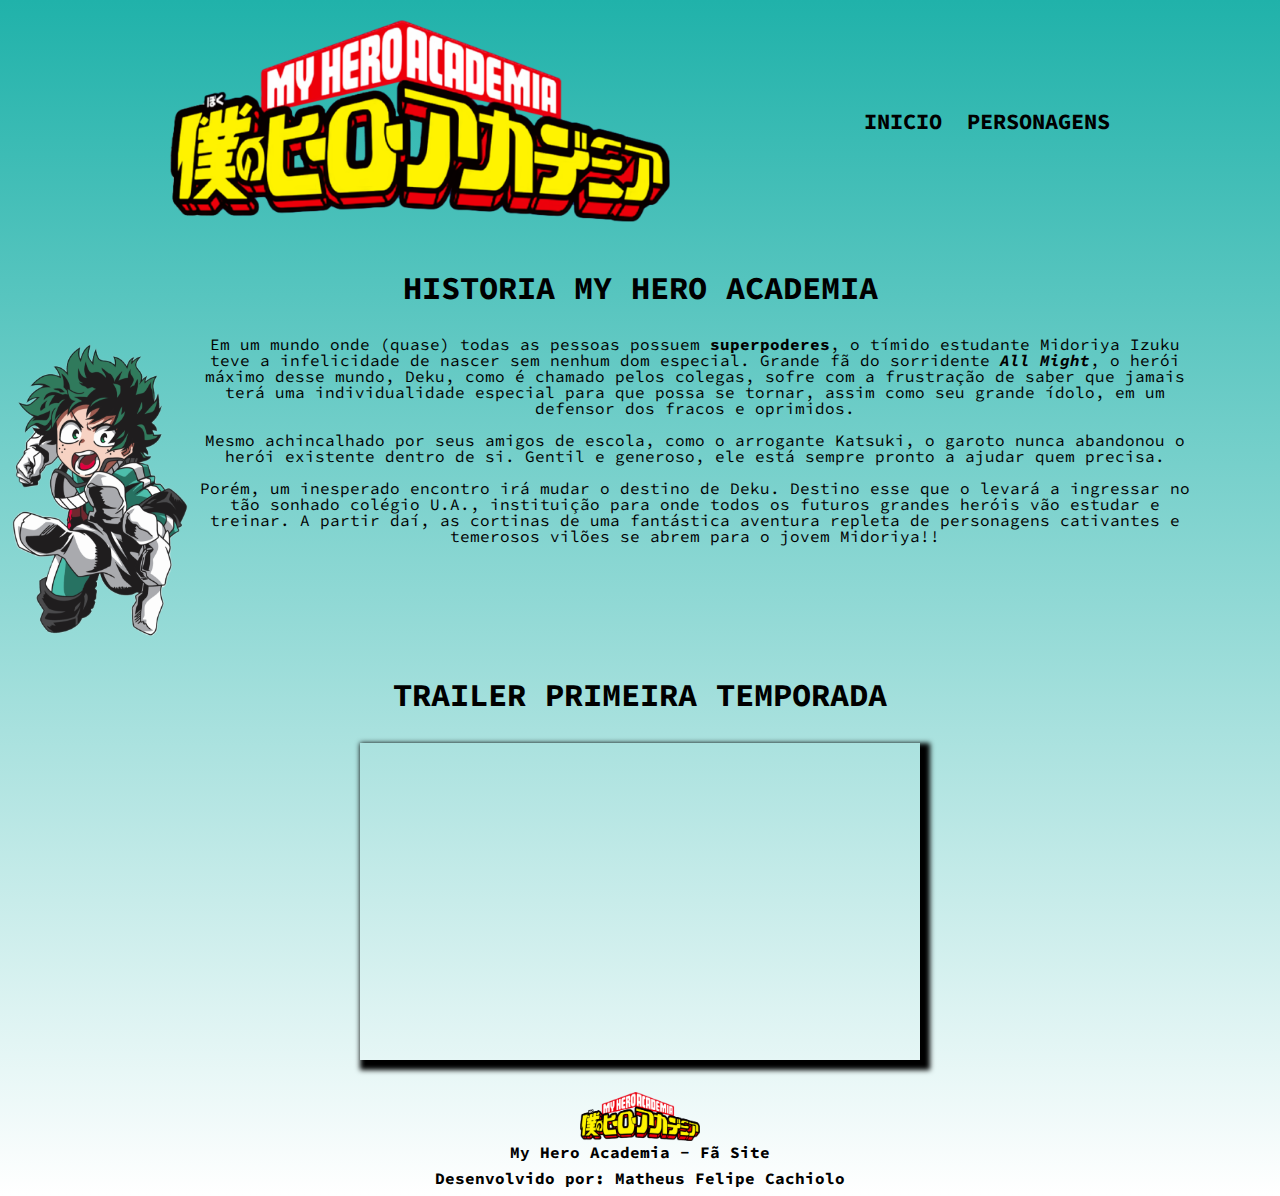
<file: index.html>
<!DOCTYPE html>


<html lang="pt-br">
    <head>
        <meta charset="UTF-8">
        <title>My Hero Academia</title>
        <link rel="stylesheet" href="style.css">
        <link rel="stylesheet" href="reset.css">
        <link href="https://fonts.googleapis.com/css?family=Source+Code+Pro&display=swap" rel="stylesheet"> 

    </head>

    <body class="corpo">
        <header>
            <div class="caixa">
                <h1><img class="logo-header" src="logo-png.png" alt="Logo Boku no Hero" width="60%"></h1>
                <nav>
                    <ul>
                        <li><a href="index.html">Inicio</a></li>
                        <li><a href="personagens.html">Personagens</a></li>
                    </ul>
                </nav>
            </div>
        </header>
            <main>
                <section class="principal">
                    <h1 class="titulo-principal">Historia My Hero Academia</h1>

                    <img class="midoriya-inicio" src="midoriya.png" alt="Protagonista-Izuku Midoriya">

                    <p> Em um mundo onde (quase) todas as pessoas possuem <strong>superpoderes</strong>, o tímido estudante Midoriya Izuku teve a infelicidade de nascer sem nenhum dom especial. 
                    Grande fã do sorridente <em> <strong>All Might</strong></em>, o herói máximo desse mundo, Deku, como é chamado pelos colegas, sofre com a frustração de saber que jamais terá uma individualidade especial para que possa se tornar, assim como seu grande ídolo, em um defensor dos fracos e oprimidos.</p>

                    <p>Mesmo achincalhado por seus amigos de escola, como o arrogante Katsuki, o garoto nunca abandonou o herói existente dentro de si. Gentil e generoso, ele está sempre pronto a 
                    ajudar quem precisa.</p>
                    
                    <p>Porém, um inesperado encontro irá mudar o destino de Deku. Destino esse que o levará a ingressar no tão sonhado colégio U.A., instituição para onde todos os futuros grandes heróis vão estudar e treinar. A partir daí, as cortinas de uma fantástica aventura repleta de personagens cativantes e temerosos vilões se abrem para o jovem Midoriya!!</p>
                </section>

                <p class="titulo-principal">Trailer Primeira Temporada</p>
                <div class="video">
                    
                        <iframe width="560" height="315" src="https://www.youtube.com/embed/iEi5wGAsL-w" frameborder="0" allow="accelerometer; autoplay; encrypted-media; gyroscope; picture-in-picture" allowfullscreen></iframe>
                </div>


            </main>

            <footer>
                    <img class="logo-rodape" src="logo-png.png">
                    <p>My Hero Academia - Fã Site </p>
                    <p>Desenvolvido por: Matheus Felipe Cachiolo</p>
            </footer>
    </body>
</html>
</file>
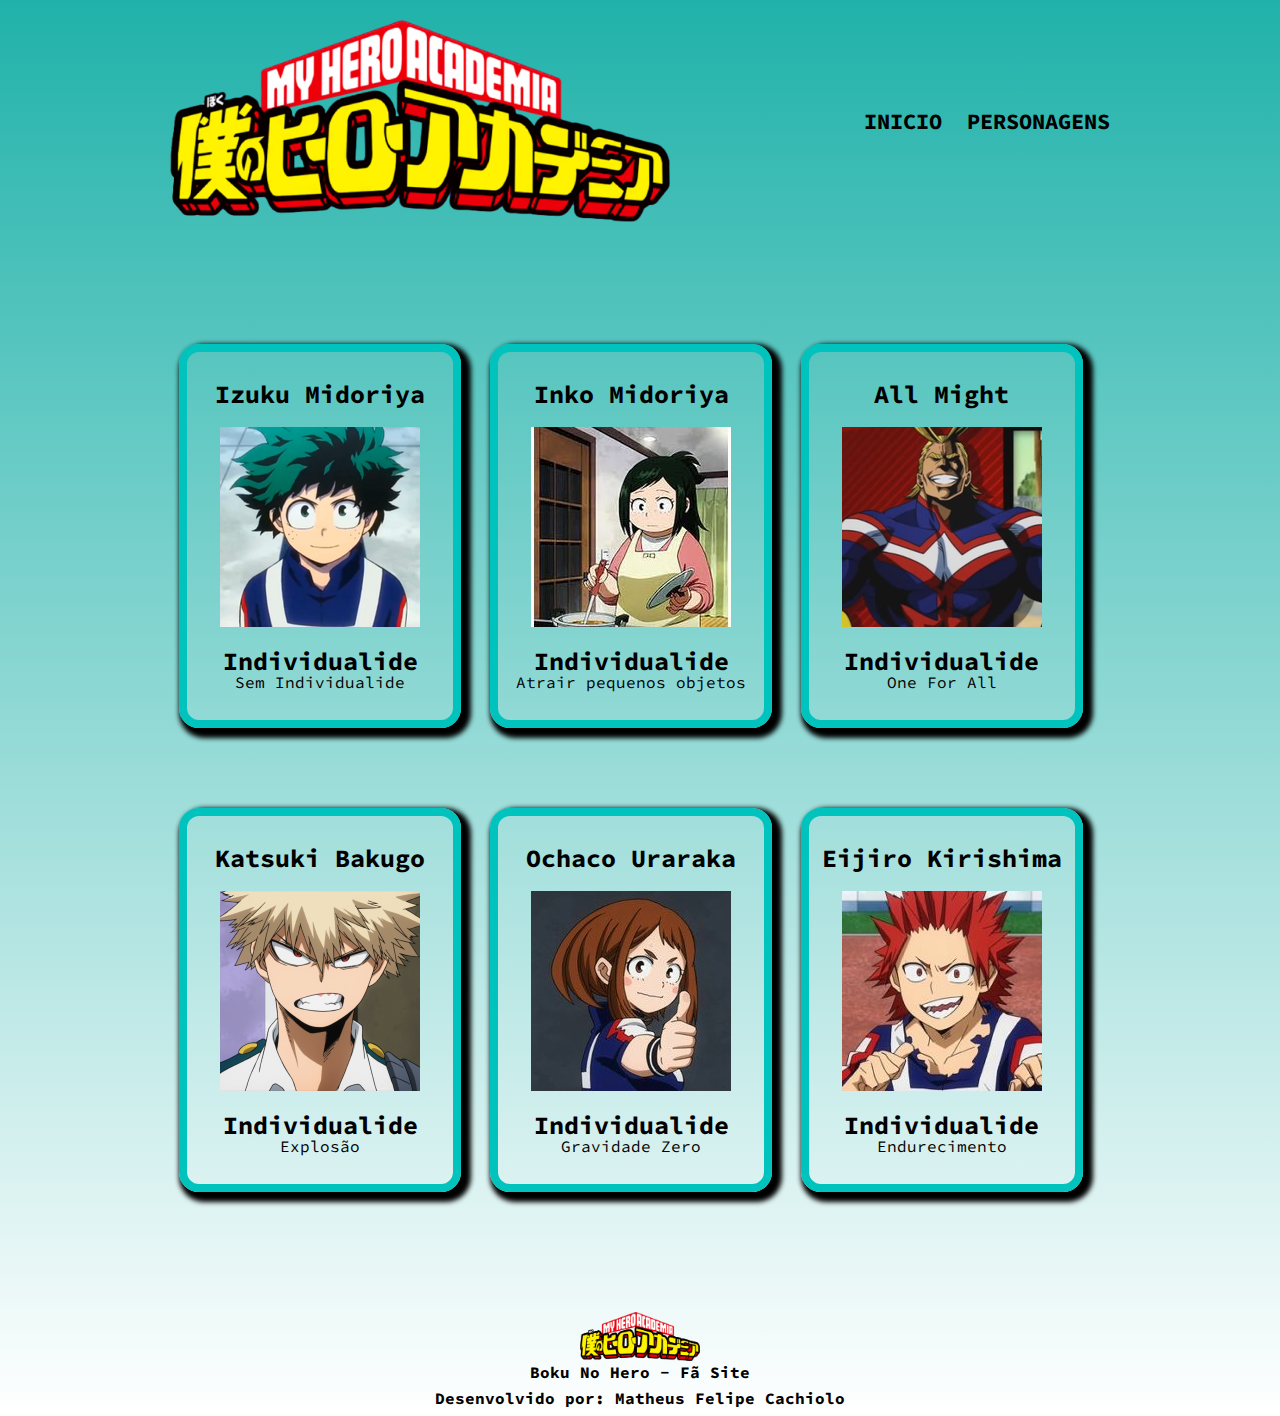
<file: personagens.html>
<!DOCTYPE html>


<html lang="pt-br">
    <head>
        <meta charset="UTF-8">
        <title>Personagens</title>
        <link rel="stylesheet" href="style.css">
        <link rel="stylesheet" href="reset.css">
        <link href="https://fonts.googleapis.com/css?family=Source+Code+Pro&display=swap" rel="stylesheet"> 

    </head>

    <body class="corpo">
        <header>
            <div class="caixa">
                <h1><img class="logo-header" src="logo-png.png" alt="Logo Boku no Hero" width="60%"></h1>
                <nav>
                    <ul>
                        <li><a href="index.html">Inicio</a></li>
                        <li><a href="personagens.html">Personagens</a></li>
                    </ul>
                </nav>
            </div>
        </header>

        <main>
            <ul class="personagens">
                <li>
                    <h2>Izuku Midoriya</h2>
                    <img class="foto-personagens" src="izuku200x200.png" alt="Izuku Midoriya">
                    <p class="individualide">Individualide</p>
                    <p class="descricao-individualidade">Sem Individualide</p>
                </li>

                <li>
                        <h2>Inko Midoriya</h2>
                        <img class="foto-personagens" src="inko.jpg" alt="Inko Midoriya">
                        <p class="individualide">Individualide</p>
                        <p class="descricao-individualidade">Atrair pequenos objetos</p>
                    </li>

                <li>
                    <h2>All Might</h2>
                    <img class="foto-personagens" src="allmight200.png" alt="AllMight">
                    <p class="individualide">Individualide</p>
                    <p class="descricao-individualidade">One For All</p>
                </li>

                <li>
                    <h2>Katsuki Bakugo</h2>
                    <img class="foto-personagens" src="katsuki200x200.png" alt="Katsuki Bakugo">
                    <p class="individualide">Individualide</p>
                    <p class="descricao-individualidade">Explosão</p>
                </li>

                <li>
                    <h2>Ochaco Uraraka</h2>
                    <img class="foto-personagens" src="uraraka.jpg" alt="Ochaco Uraraka">
                    <p class="individualide">Individualide</p>
                    <p class="descricao-individualidade">Gravidade Zero</p>
                </li>

                
                <li>
                    <h2>Eijiro Kirishima</h2>
                    <img class="foto-personagens" src="kirishima.jpg" alt="Eijiro Kirishima">
                    <p class="individualide">Individualide</p>
                    <p class="descricao-individualidade">Endurecimento</p>
                </li>

            </ul>


        </main>


        <footer>
            <img class="logo-rodape" src="logo-png.png">
            <p>Boku No Hero - Fã Site </p>
            <p>Desenvolvido por: Matheus Felipe Cachiolo</p>
    </footer>
</body>
</html>
</file>
<file: style.css>
.corpo {
    font-family: 'Source Code Pro', sans-serif;
    background: rgb(32,178,170);
    background: linear-gradient(180deg, rgba(32,178,170,1) 0%, rgba(255,255,255,1) 100%); 
}

header {
    padding: 20px 0;

}

.logo-header {
    width: 500px;
    margin: 20px 0 0 0;
}

.caixa {
    width: 940px;
    position: relative;
    margin: 0 auto;
}



nav {
    position: absolute;
    top: 110px;
    right: 0;
}



nav li {
    display: inline;
    margin: 0 0 0 15px;
}  

nav a {
    text-transform: uppercase;
    font-weight: bold;
    font-size: 22px;
    text-decoration: none;
    color: black;

}

nav a:hover {
    color: red;
    text-decoration: underline;
}


.titulo-principal {
    text-transform: uppercase;
    font-weight: bold;
    text-align: center;
    font-size: 2em;
    margin: 0 0 1em;
    clear: left;
}

.principal {
    padding: 3em 0;
    width: 100%;
    clear: left;
    margin: 0 auto;

}

.principal p {
    margin: 0 0 1em;
    text-align: center;
    padding: 0 90px 0 0;
}

.principal strong {
    font-weight: bold;
}

.principal em {
    font-style: italic;
}

.midoriya-inicio {
    float: left;
    width: 200px;
    position: static;
    
}
.midoriya-inicio:hover {
    transform: scale(1.3);
    transition: 400ms;
}

.video {
    width: 560px;
    margin: 2em auto;
    box-shadow: 5px 5px 5px 5px #000000;

}

.video:hover {
    transform: scale(1.3);
    transition: 400ms;
}

footer {
    text-align: center;
    padding: 40px 0 20px 0;
}
footer p {
    font-weight: bold;
    padding: 10 0 0 0;
    margin: 1px 0 10px 0;
}
.logo-rodape {
    width: 120px;

}

/*Inicio CSS Personagens */

.personagens {
    width: 940px;
    margin: 0 auto;
    padding: 80px 0;
    
}

.personagens li {
    display: inline-block;
    text-align: center;
    box-shadow: 5px 5px 5px 5px #000000;
    width: 30%;
    vertical-align: top;
    margin: 40px 1%;
    padding: 30px 10px;
    box-sizing: border-box;
    border: 8px solid #00C3BD;
    border-radius: 20px;
}

.personagens li:hover {
    border-color:#7DFFF8 ;
    transform: scale(1.1);
    transition: 400ms;

}

.personagens h2 {
    white-space: nowrap;
    font-size: 25px;
    font-weight: bold;
}

.individualide {
    font-size: 25px;
    font-weight: bold;

}

.descricao-individualide {
    font-size: 20px;
    white-space: nowrap;
}

.foto-personagens {
    padding: 20px 0;
}
</file>
